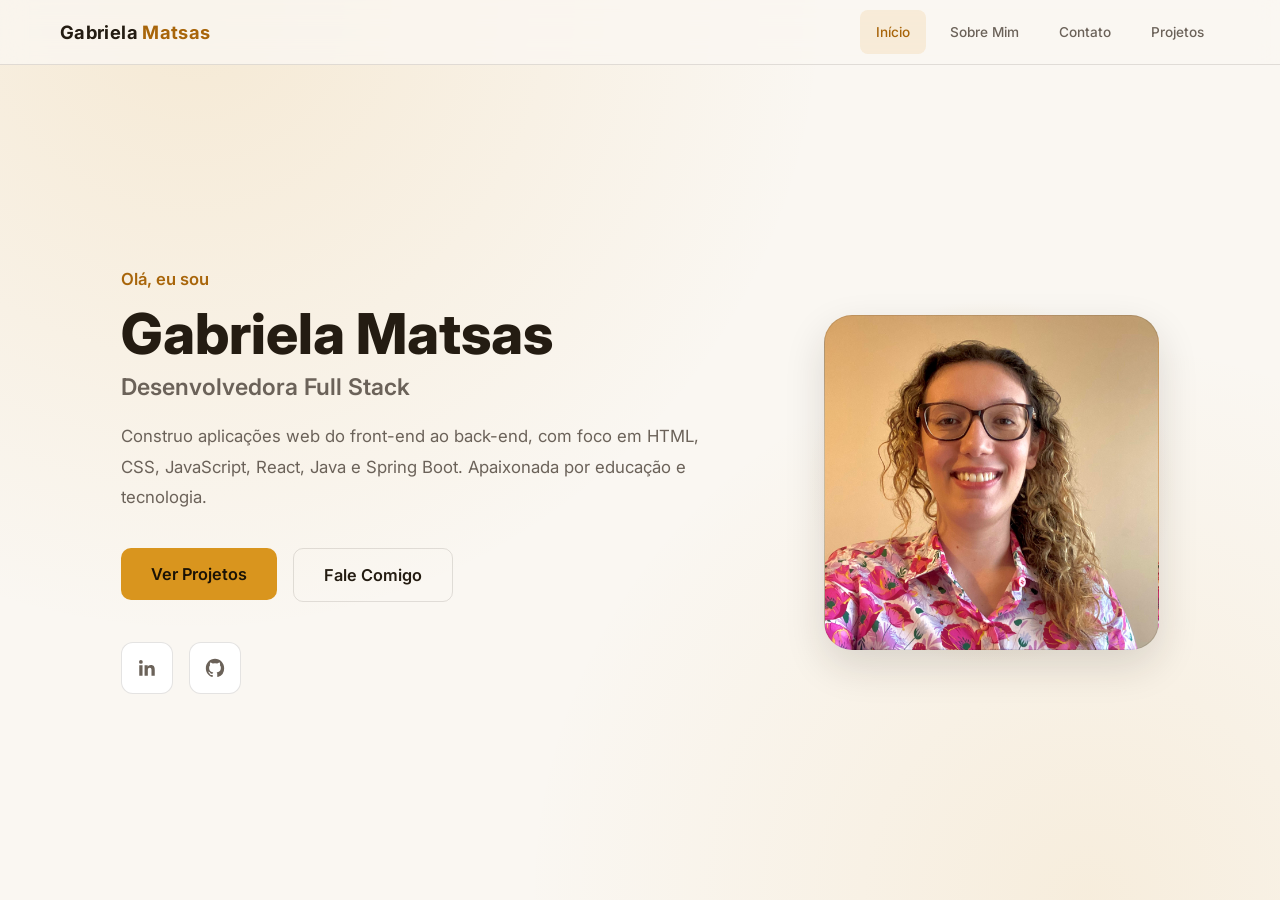
<file: index.html>
<!DOCTYPE html>
<html lang="pt-BR">
<head>
    <meta charset="UTF-8">
    <meta name="viewport" content="width=device-width, initial-scale=1.0">
    <link rel="stylesheet" href="reset.css">
    <link rel="stylesheet" href="styles.css">
    <link rel="icon" href="assets/cup-of-coffee-icon-4.png">
    <title>Gabriela Matsas | Desenvolvedora Full Stack</title>
    <link rel="preconnect" href="https://fonts.googleapis.com">
    <link rel="preconnect" href="https://fonts.gstatic.com" crossorigin>
    <link href="https://fonts.googleapis.com/css2?family=Inter:wght@400;500;600;700;800&display=swap" rel="stylesheet">
</head>
<body>

    <nav>
        <div class="logo">Gabriela <span>Matsas</span></div>
        <ul>
            <li><a href="index.html" class="nav-button active">Início</a></li>
            <li><a href="aboutme.html" class="nav-button">Sobre Mim</a></li>
            <li><a href="contactme.html" class="nav-button">Contato</a></li>
            <li><a href="projects.html" class="nav-button">Projetos</a></li>
        </ul>
    </nav>

    <section class="hero">
        <div class="hero-inner">
            <div class="hero-text">
                <p class="hero-greeting">Olá, eu sou</p>
                <h1>Gabriela Matsas</h1>
                <p class="hero-role">Desenvolvedora Full Stack</p>
                <p class="hero-description">
                    Construo aplicações web do front-end ao back-end, com foco em HTML, CSS, JavaScript, React, Java e Spring Boot. Apaixonada por educação e tecnologia.
                </p>
                <div class="hero-cta">
                    <a href="projects.html" class="btn-primary">Ver Projetos</a>
                    <a href="contactme.html" class="btn-secondary">Fale Comigo</a>
                </div>
                <div class="social-row">
                    <a class="social-icon" href="https://www.linkedin.com/in/gabriela-matsas/" target="_blank" rel="noopener" aria-label="LinkedIn">
                        <svg viewBox="0 0 24 24" fill="currentColor"><path d="M20.45 20.45h-3.56v-5.57c0-1.33-.02-3.04-1.85-3.04-1.85 0-2.14 1.45-2.14 2.94v5.67H9.34V9h3.41v1.56h.05c.48-.9 1.64-1.85 3.38-1.85 3.61 0 4.28 2.38 4.28 5.47v6.27zM5.34 7.43a2.06 2.06 0 1 1 0-4.12 2.06 2.06 0 0 1 0 4.12zM7.12 20.45H3.56V9h3.56v11.45z"/></svg>
                    </a>
                    <a class="social-icon" href="https://github.com/gabriela-matsas?tab=repositories" target="_blank" rel="noopener" aria-label="GitHub">
                        <svg viewBox="0 0 24 24" fill="currentColor"><path d="M12 2C6.48 2 2 6.58 2 12.19c0 4.49 2.87 8.3 6.84 9.65.5.1.68-.22.68-.49 0-.24-.01-.87-.01-1.71-2.78.62-3.37-1.37-3.37-1.37-.45-1.18-1.11-1.49-1.11-1.49-.91-.63.07-.62.07-.62 1 .07 1.53 1.05 1.53 1.05.89 1.56 2.34 1.11 2.91.85.09-.66.35-1.11.63-1.37-2.22-.26-4.56-1.14-4.56-5.06 0-1.12.39-2.03 1.03-2.75-.1-.26-.45-1.31.1-2.72 0 0 .84-.28 2.75 1.05a9.32 9.32 0 0 1 5 0c1.91-1.33 2.75-1.05 2.75-1.05.55 1.41.2 2.46.1 2.72.64.72 1.03 1.63 1.03 2.75 0 3.93-2.34 4.79-4.57 5.05.36.32.68.94.68 1.9 0 1.37-.01 2.47-.01 2.81 0 .27.18.6.69.49A10.02 10.02 0 0 0 22 12.19C22 6.58 17.52 2 12 2z"/></svg>
                    </a>
                </div>
            </div>
            <div class="hero-photo-wrap">
                <div id="foto"></div>
            </div>
        </div>
    </section>

</body>
</html>
</file>
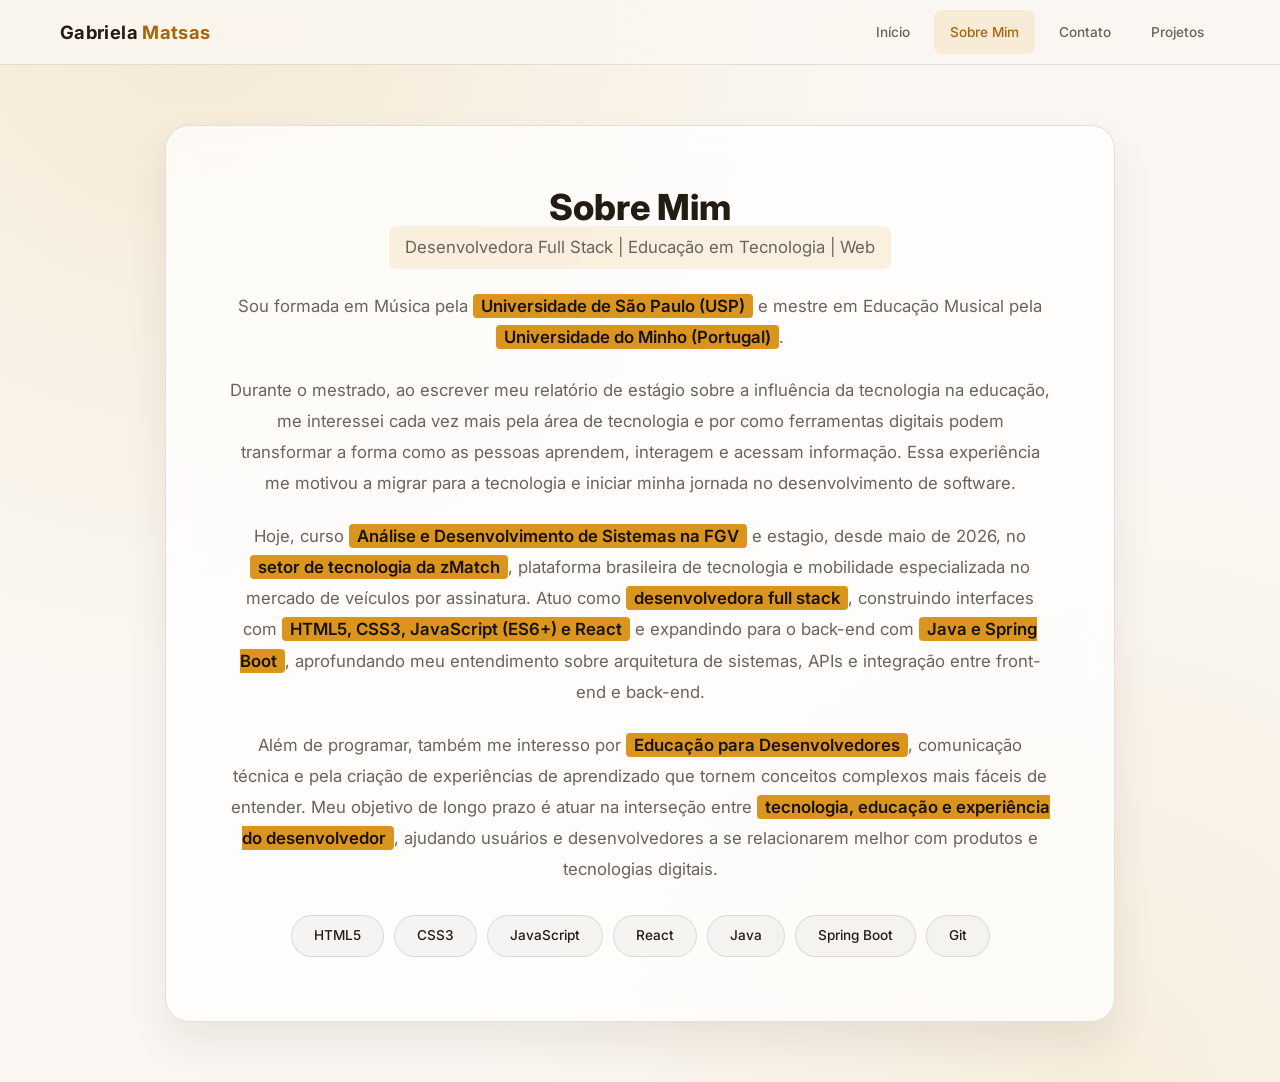
<file: aboutme.html>
<!DOCTYPE html>
<html lang="pt-BR">
<head>
    <meta charset="UTF-8">
    <meta name="viewport" content="width=device-width, initial-scale=1.0">
    <title>Sobre Mim | Gabriela Matsas</title>

    <link rel="stylesheet" href="reset.css">
    <link rel="stylesheet" href="styles.css">
    <link rel="icon" href="assets/cup-of-coffee-icon-4.png">

    <link rel="preconnect" href="https://fonts.googleapis.com">
    <link rel="preconnect" href="https://fonts.gstatic.com" crossorigin>
    <link href="https://fonts.googleapis.com/css2?family=Inter:wght@400;500;600;700;800&display=swap" rel="stylesheet">
</head>
<body>

    <nav>
        <div class="logo">Gabriela <span>Matsas</span></div>
        <ul>
            <li><a href="index.html" class="nav-button">Início</a></li>
            <li><a href="aboutme.html" class="nav-button active">Sobre Mim</a></li>
            <li><a href="contactme.html" class="nav-button">Contato</a></li>
            <li><a href="projects.html" class="nav-button">Projetos</a></li>
        </ul>
    </nav>

    <main>
    <div class="glass-card">
        <h1>Sobre Mim</h1>
        <p class="subtitle">Desenvolvedora Full Stack | Educação em Tecnologia | Web</p>

        <div class="content">
            <p>
                Sou formada em Música pela <strong>Universidade de São Paulo (USP)</strong> e mestre em Educação Musical pela <strong>Universidade do Minho (Portugal)</strong>.
            </p>

            <p>
                Durante o mestrado, ao escrever meu relatório de estágio sobre a influência da tecnologia na educação, me interessei cada vez mais pela área de tecnologia e por como ferramentas digitais podem transformar a forma como as pessoas aprendem, interagem e acessam informação. Essa experiência me motivou a migrar para a tecnologia e iniciar minha jornada no desenvolvimento de software.
            </p>

            <p>
                Hoje, curso <strong>Análise e Desenvolvimento de Sistemas na FGV</strong> e estagio, desde maio de 2026, no <strong>setor de tecnologia da zMatch</strong>, plataforma brasileira de tecnologia e mobilidade especializada no mercado de veículos por assinatura. Atuo como <strong>desenvolvedora full stack</strong>, construindo interfaces com <strong>HTML5, CSS3, JavaScript (ES6+) e React</strong> e expandindo para o back-end com <strong>Java e Spring Boot</strong>, aprofundando meu entendimento sobre arquitetura de sistemas, APIs e integração entre front-end e back-end.
            </p>

            <p>
                Além de programar, também me interesso por <strong>Educação para Desenvolvedores</strong>, comunicação técnica e pela criação de experiências de aprendizado que tornem conceitos complexos mais fáceis de entender. Meu objetivo de longo prazo é atuar na interseção entre <strong>tecnologia, educação e experiência do desenvolvedor</strong>, ajudando usuários e desenvolvedores a se relacionarem melhor com produtos e tecnologias digitais.
            </p>
            </div>

            <div class="tech-tags">
                <span>HTML5</span>
                <span>CSS3</span>
                <span>JavaScript</span>
                <span>React</span>
                <span>Java</span>
                <span>Spring Boot</span>
                <span>Git</span>
            </div>
        </div>
    </main>

</body>
</html>
</file>
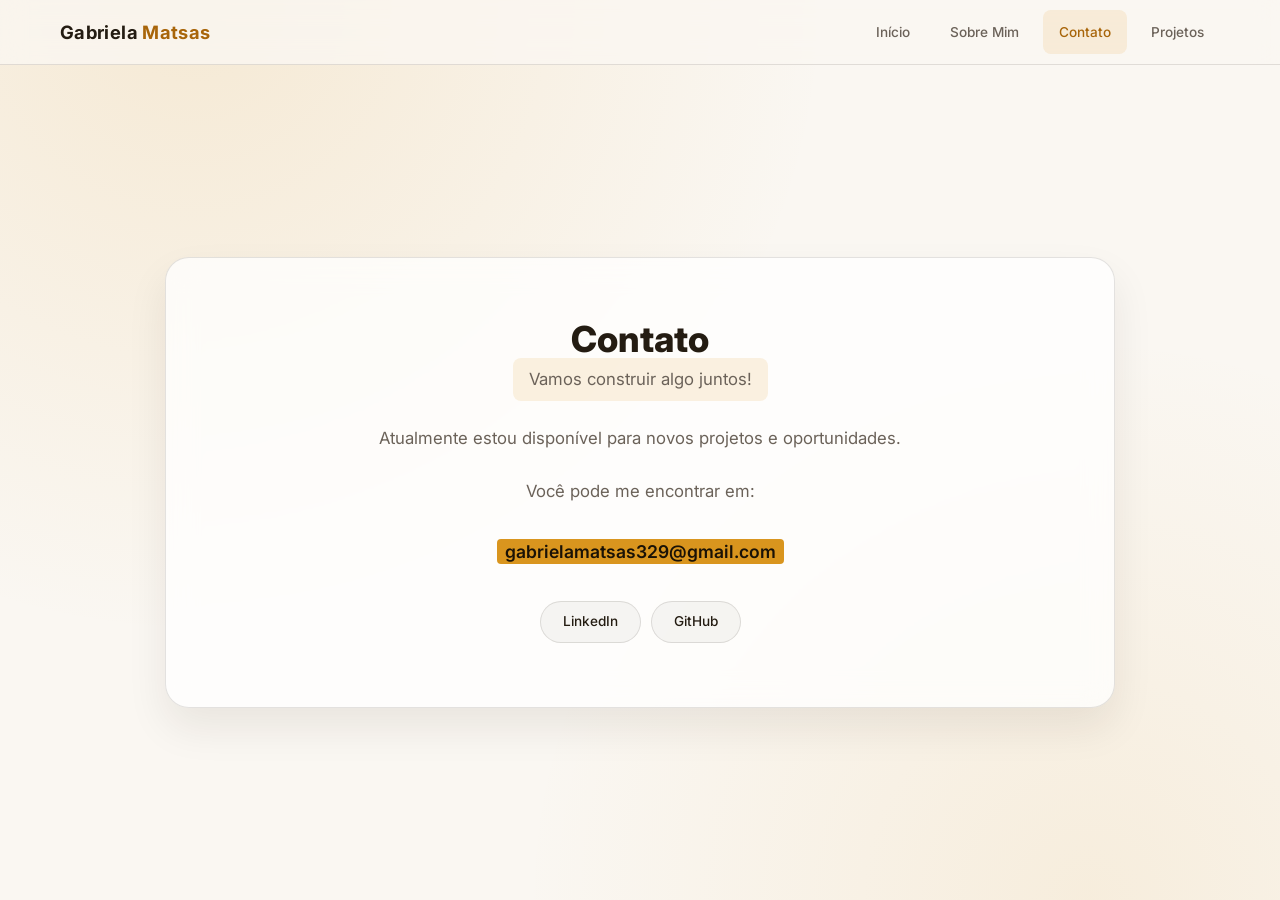
<file: contactme.html>
<!DOCTYPE html>
<html lang="pt-BR">
<head>
    <meta charset="UTF-8">
    <meta name="viewport" content="width=device-width, initial-scale=1.0">
    <title>Contato | Gabriela Matsas</title>
    <link rel="stylesheet" href="reset.css">
    <link rel="stylesheet" href="styles.css">
    <link rel="icon" href="assets/cup-of-coffee-icon-4.png">
    <link rel="preconnect" href="https://fonts.googleapis.com">
    <link rel="preconnect" href="https://fonts.gstatic.com" crossorigin>
    <link href="https://fonts.googleapis.com/css2?family=Inter:wght@400;500;600;700;800&display=swap" rel="stylesheet">
</head>
<body>

 <nav>
        <div class="logo">Gabriela <span>Matsas</span></div>
        <ul>
            <li><a href="index.html" class="nav-button">Início</a></li>
            <li><a href="aboutme.html" class="nav-button">Sobre Mim</a></li>
            <li><a href="contactme.html" class="nav-button active">Contato</a></li>
            <li><a href="projects.html" class="nav-button">Projetos</a></li>
        </ul>
    </nav>

    <main>

        <div class="glass-card">

             <h1>Contato</h1>
            <p class="subtitle">Vamos construir algo juntos!</p>

            <div class="content">
                <p>Atualmente estou disponível para novos projetos e oportunidades.</p>

                <p>Você pode me encontrar em:</p>
                <a href="mailto:gabrielamatsas329@gmail.com" class="contact-email">
                    <strong>gabrielamatsas329@gmail.com</strong>
                </a>
            </div>

            <div class="tech-tags">
                <span onclick="window.open('https://www.linkedin.com/in/gabriela-matsas/', '_blank')" style="cursor:pointer">LinkedIn</span>
                <span onclick="window.open('https://github.com/gabriela-matsas', '_blank')" style="cursor:pointer">GitHub</span>
            </div>
        </div>
    </main>
</body>
</html>
</file>
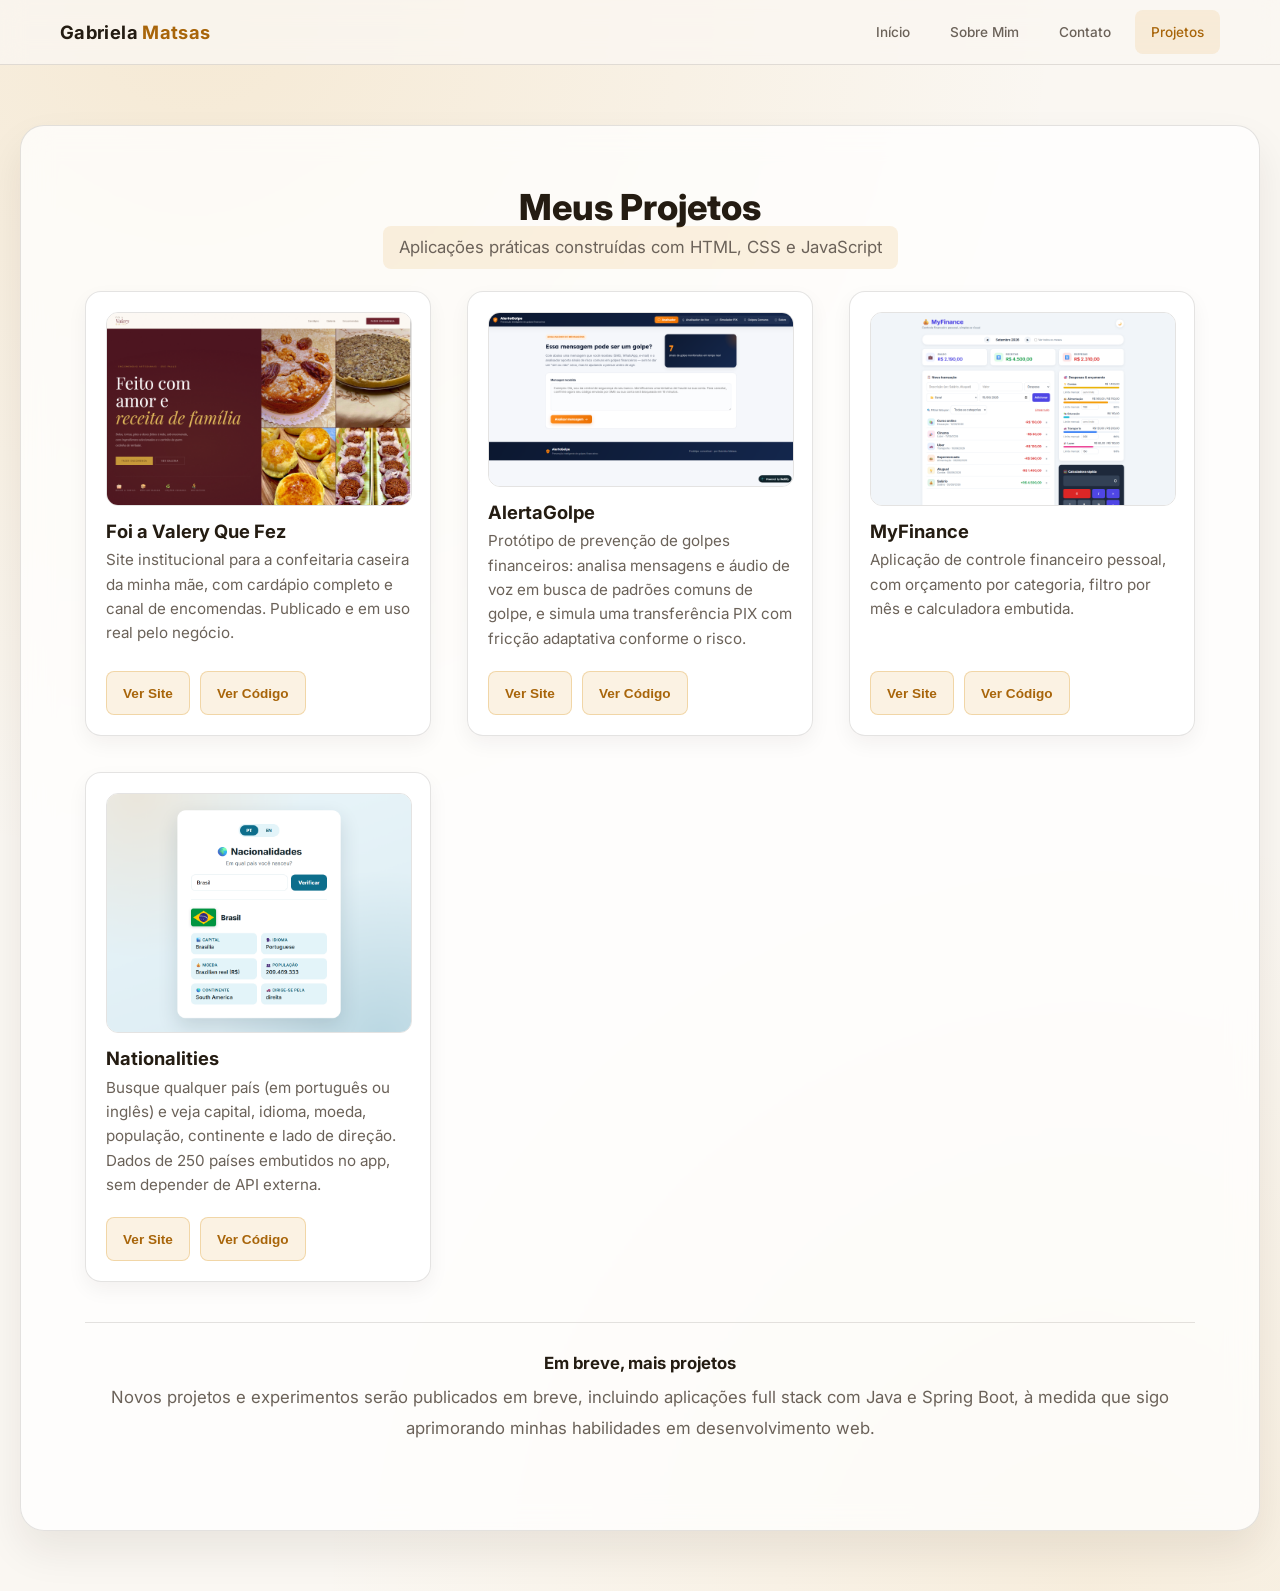
<file: projects.html>
<!DOCTYPE html>
<html lang="pt-BR">
<head>
    <meta charset="UTF-8">
    <meta name="viewport" content="width=device-width, initial-scale=1.0">
    <link rel="stylesheet" href="reset.css">
    <link rel="stylesheet" href="styles.css">
    <link rel="icon" href="assets/cup-of-coffee-icon-4.png">
    <link rel="preconnect" href="https://fonts.googleapis.com">
    <link rel="preconnect" href="https://fonts.gstatic.com" crossorigin>
    <link href="https://fonts.googleapis.com/css2?family=Inter:wght@400;500;600;700;800&display=swap" rel="stylesheet">
    <title>Projetos | Gabriela Matsas</title>
</head>
<body>

<nav>
    <div class="logo">Gabriela <span>Matsas</span></div>
    <ul>
        <li><a href="index.html" class="nav-button">Início</a></li>
        <li><a href="aboutme.html" class="nav-button">Sobre Mim</a></li>
        <li><a href="contactme.html" class="nav-button">Contato</a></li>
        <li><a href="projects.html" class="nav-button active">Projetos</a></li>
    </ul>
</nav>

<main>
    <div class="glass-card wide">
        <h1>Meus Projetos</h1>
        <p class="subtitle">Aplicações práticas construídas com HTML, CSS e JavaScript</p>

        <div class="projects-grid">
            <div class="project-item">
                <div class="project-image">
                    <img src="assets/valeryprtscreen.png" alt="Tela do site Foi a Valery Que Fez">
                </div>
                <h3>Foi a Valery Que Fez</h3>
                <p>Site institucional para a confeitaria caseira da minha mãe, com cardápio completo e canal de encomendas. Publicado e em uso real pelo negócio.</p>
                <div style="display:flex; gap:10px; flex-wrap:wrap;">
                    <button class="nav-button" onclick="window.open('https://foiavaleryquefez.netlify.app/', '_blank')">Ver Site</button>
                    <button class="nav-button" onclick="window.open('https://github.com/gabriela-matsas/foi-a-valery-que-fez', '_blank')">Ver Código</button>
                </div>
            </div>

            <div class="project-item">
                <div class="project-image">
                    <img src="assets/alertagolpeprtscreen.png" alt="Tela do site AlertaGolpe">
                </div>
                <h3>AlertaGolpe</h3>
                <p>Protótipo de prevenção de golpes financeiros: analisa mensagens e áudio de voz em busca de padrões comuns de golpe, e simula uma transferência PIX com fricção adaptativa conforme o risco.</p>
                <div style="display:flex; gap:10px; flex-wrap:wrap;">
                    <button class="nav-button" onclick="window.open('https://alertagolpe.netlify.app/', '_blank')">Ver Site</button>
                    <button class="nav-button" onclick="window.open('https://github.com/gabriela-matsas/alerta-golpe', '_blank')">Ver Código</button>
                </div>
            </div>

            <div class="project-item">
                <div class="project-image">
                    <img src="assets/myfinanceprtscreen.png" alt="Tela do projeto My Finance">
                </div>
                <h3>MyFinance</h3>
                <p>Aplicação de controle financeiro pessoal, com orçamento por categoria, filtro por mês e calculadora embutida.</p>
                <div style="display:flex; gap:10px; flex-wrap:wrap;">
                    <button class="nav-button" onclick="window.open('https://minhasfinancastracker.netlify.app/', '_blank')">Ver Site</button>
                    <button class="nav-button" onclick="window.open('https://github.com/gabriela-matsas/my-finance-tracker', '_blank')">Ver Código</button>
                </div>
            </div>

            <div class="project-item">
                <div class="project-image">
                    <img src="assets/nationalitiesprtscreen.png" alt="Tela do projeto Nationalities">
                </div>
                <h3>Nationalities</h3>
                <p>Busque qualquer país (em português ou inglês) e veja capital, idioma, moeda, população, continente e lado de direção. Dados de 250 países embutidos no app, sem depender de API externa.</p>
                <div style="display:flex; gap:10px; flex-wrap:wrap;">
                    <button class="nav-button" onclick="window.open('https://gabriela-matsas.github.io/nationalities-app/', '_blank')">Ver Site</button>
                    <button class="nav-button" onclick="window.open('https://github.com/gabriela-matsas/nationalities-app', '_blank')">Ver Código</button>
                </div>
            </div>
        </div>

        <div class="projects-note">
            <h3>Em breve, mais projetos</h3>
            <p>Novos projetos e experimentos serão publicados em breve, incluindo aplicações full stack com Java e Spring Boot, à medida que sigo aprimorando minhas habilidades em desenvolvimento web.</p>
        </div>
    </div>
</main>

</body>
</html>
</file>
<file: styles.css>
/* ==========================================
   0. VARIÁVEIS E BASE
   ========================================== */
:root {
    --bg: #faf7f2;
    --accent: #d9951e;
    --accent-hover: #f0b854;
    --accent-dark: #a8650a;
    --accent-tint: rgba(217, 149, 30, 0.12);
    --text: #241c12;
    --text-muted: #6b6259;
    --border: rgba(36, 28, 18, 0.12);
    --card-bg: #ffffff;
}

body {
    min-height: 100vh;
    font-family: "Inter", sans-serif;
    font-weight: 400;
    margin: 0;
    display: flex;
    flex-direction: column;
    color: var(--text);
    background:
        radial-gradient(circle at 15% 0%, rgba(217, 149, 30, 0.14), transparent 45%),
        radial-gradient(circle at 85% 100%, rgba(217, 149, 30, 0.1), transparent 40%),
        var(--bg);
}

a {
    text-decoration: none;
    color: inherit;
}

/* ==========================================
   1. NAVBAR
   ========================================== */
nav {
    position: sticky;
    top: 0;
    display: flex;
    align-items: center;
    justify-content: space-between;
    background: rgba(250, 247, 242, 0.8);
    backdrop-filter: blur(12px);
    -webkit-backdrop-filter: blur(12px);
    border-bottom: 1px solid var(--border);
    height: 64px;
    padding: 0 60px;
    z-index: 100;
}

nav .logo {
    font-weight: 700;
    font-size: 1.15rem;
    color: var(--text);
    letter-spacing: 0.02em;
}

nav .logo span {
    color: var(--accent-dark);
}

nav ul {
    list-style: none;
    margin: 0;
    padding: 0;
    display: flex;
    gap: 8px;
}

.nav-button {
    display: inline-block;
    height: 44px;
    line-height: 44px;
    padding: 0 16px;
    font-size: 0.85rem;
    font-weight: 500;
    color: var(--text-muted);
    border-radius: 8px;
    transition: background 0.2s, color 0.2s;
}

.nav-button:hover {
    background: rgba(36, 28, 18, 0.05);
    color: var(--text);
}

.nav-button.active {
    color: var(--accent-dark);
    background: var(--accent-tint);
}

/* Botão de ação principal (CTA) */
.btn-primary {
    display: inline-flex;
    align-items: center;
    justify-content: center;
    height: 44px;
    padding: 0 24px;
    background: var(--accent);
    color: #1a1206;
    font-weight: 600;
    font-size: 0.95rem;
    border-radius: 10px;
    border: none;
    cursor: pointer;
    transition: background 0.2s, transform 0.2s;
}

.btn-primary:hover {
    background: var(--accent-hover);
    transform: translateY(-1px);
}

.btn-secondary {
    display: inline-flex;
    align-items: center;
    justify-content: center;
    height: 44px;
    padding: 0 24px;
    background: transparent;
    color: var(--text);
    font-weight: 600;
    font-size: 0.95rem;
    border-radius: 10px;
    border: 1px solid var(--border);
    cursor: pointer;
    transition: border-color 0.2s, background 0.2s;
}

.btn-secondary:hover {
    border-color: var(--accent-dark);
    background: var(--accent-tint);
}

/* ==========================================
   2. HOME (HERO)
   ========================================== */
.hero {
    flex: 1;
    display: flex;
    align-items: center;
    justify-content: center;
    padding: 60px 60px;
}

.hero-inner {
    display: flex;
    align-items: center;
    justify-content: center;
    gap: clamp(48px, 8vw, 110px);
    max-width: 1240px;
    width: 100%;
}

.hero-text {
    max-width: 600px;
}

.hero-greeting {
    color: var(--accent-dark);
    font-weight: 600;
    font-size: clamp(1rem, 1.3vw, 1.25rem);
    margin-bottom: 14px;
}

.hero-text h1 {
    font-size: clamp(2.6rem, 4.4vw, 3.75rem);
    font-weight: 800;
    color: var(--text);
    text-align: left;
    margin: 0 0 10px 0;
    line-height: 1.15;
}

.hero-role {
    font-size: clamp(1.2rem, 1.8vw, 1.6rem);
    font-weight: 600;
    color: var(--text-muted);
    margin-bottom: 22px;
}

.hero-description {
    color: var(--text-muted);
    font-size: clamp(1.05rem, 1.2vw, 1.25rem);
    line-height: 1.8;
    margin-bottom: 36px;
}

.hero-cta {
    display: flex;
    gap: 16px;
    margin-bottom: 40px;
}

.hero-cta .btn-primary,
.hero-cta .btn-secondary {
    height: 52px;
    padding: 0 30px;
    font-size: 1.02rem;
}

.social-row {
    display: flex;
    gap: 16px;
}

.social-icon {
    display: flex;
    align-items: center;
    justify-content: center;
    width: 50px;
    height: 50px;
    border-radius: 12px;
    background: var(--card-bg);
    border: 1px solid var(--border);
    color: var(--text-muted);
    cursor: pointer;
    transition: color 0.2s, border-color 0.2s, transform 0.2s;
}

.social-icon svg {
    width: 22px;
    height: 22px;
}

.social-icon:hover {
    color: var(--accent-dark);
    border-color: var(--accent-dark);
    transform: translateY(-2px);
}

.hero-photo-wrap {
    position: relative;
    flex-shrink: 0;
}

.hero-photo-wrap::before {
    content: "";
    position: absolute;
    inset: -18px;
    border-radius: 50%;
    background: radial-gradient(circle, rgba(217, 149, 30, 0.28), transparent 70%);
    z-index: 0;
}

#foto {
    position: relative;
    background-image: url('assets/profile.jpg');
    height: clamp(260px, 26vw, 400px);
    width: clamp(260px, 26vw, 400px);
    background-size: cover;
    background-position: center;
    border-radius: 28px;
    border: 1px solid var(--border);
    z-index: 1;
    box-shadow: 0 16px 40px rgba(36, 28, 18, 0.14);
}

/* ==========================================
   3. CONTEÚDO INTERNO (CARD)
   ========================================== */
main {
    flex: 1;
    display: flex;
    justify-content: center;
    align-items: center;
    padding: 60px 20px;
}

.glass-card {
    background: rgba(255, 255, 255, 0.75);
    backdrop-filter: blur(15px);
    -webkit-backdrop-filter: blur(15px);
    border: 1px solid var(--border);
    border-radius: 24px;
    padding: clamp(40px, 5vw, 72px);
    max-width: 820px;
    width: 100%;
    box-shadow: 0 20px 40px rgba(36, 28, 18, 0.08);
    text-align: center;
}

.glass-card.wide {
    max-width: 1140px;
}

.glass-card h1 {
    margin-top: 0;
    font-weight: 800;
    font-size: clamp(2rem, 2.8vw, 2.6rem);
    color: var(--text);
    text-align: center;
}

.subtitle {
    color: var(--accent-dark);
    background: var(--accent-tint);
    display: inline-block;
    padding: 6px 16px;
    border-radius: 8px;
    font-size: clamp(0.9rem, 1vw, 1.05rem);
    font-weight: 500;
    margin-bottom: 32px;
}

.glass-card p {
    color: var(--text-muted);
    font-size: clamp(1.05rem, 1.15vw, 1.2rem);
    line-height: 1.85;
    margin-bottom: 22px;
    font-weight: 400;
}

.glass-card strong {
    color: #1a1206;
    background: var(--accent);
    padding: 2px 8px;
    border-radius: 4px;
    font-weight: 600;
}

/* TAGS DE LINGUAGENS */
.tech-tags {
    margin-top: 30px;
    display: flex;
    justify-content: center;
    gap: 10px;
    flex-wrap: wrap;
}

.tech-tags span {
    display: inline-flex;
    align-items: center;
    background: rgba(36, 28, 18, 0.04);
    color: var(--text);
    padding: 13px 22px;
    border-radius: 50px;
    font-size: clamp(0.85rem, 0.95vw, 1rem);
    font-weight: 500;
    border: 1px solid var(--border);
    transition: border-color 0.2s, color 0.2s;
}

.tech-tags span:hover {
    border-color: var(--accent-dark);
    color: var(--accent-dark);
}

/* ==========================================
   4. PROJETOS
   ========================================== */
.projects-grid {
    display: grid;
    grid-template-columns: repeat(auto-fit, minmax(300px, 1fr));
    gap: 36px;
    text-align: left;
}

.project-item {
    background: var(--card-bg);
    border: 1px solid var(--border);
    border-radius: 16px;
    padding: 20px;
    display: flex;
    flex-direction: column;
    box-shadow: 0 8px 20px rgba(36, 28, 18, 0.05);
}

.project-image {
    width: 100%;
    max-height: 400px;
    overflow: hidden;
    border-radius: 12px;
    margin-bottom: 16px;
    border: 1px solid var(--border);
}

.project-image img {
    width: 100%;
    height: 100%;
    object-fit: cover;
    object-position: top;
    transition: transform 0.4s;
}

.project-item:hover .project-image img {
    transform: scale(1.05);
}

.project-item h3 {
    font-weight: 700;
    font-size: 1.15rem;
    color: var(--text);
    margin-bottom: 8px;
}

.project-item p {
    color: var(--text-muted);
    font-size: 0.95rem;
    line-height: 1.6;
    margin-bottom: 20px;
    flex: 1;
}

.project-item .nav-button {
    align-self: flex-start;
    background: var(--accent-tint);
    color: var(--accent-dark);
    font-weight: 600;
    border: 1px solid rgba(217, 149, 30, 0.3);
}

.project-item .nav-button:hover {
    background: var(--accent);
    color: #1a1206;
}

.projects-note {
    margin-top: 40px;
    padding-top: 32px;
    border-top: 1px solid var(--border);
    text-align: center;
}

.projects-note h3 {
    color: var(--text);
    font-weight: 700;
    font-size: 1.05rem;
    margin-bottom: 10px;
}

.projects-note p {
    color: var(--text-muted);
}

/* ==========================================
   5. CONTATO
   ========================================== */
.contact-email {
    display: inline-block;
    margin-top: 4px;
    padding: 10px 6px;
    color: var(--accent-dark);
    font-size: 1.1rem;
    transition: color 0.2s;
}

.contact-email:hover {
    color: var(--text);
}

/* ==========================================
   6. RESPONSIVO
   ========================================== */
@media (max-width: 720px) {
    nav {
        flex-direction: column;
        align-items: flex-start;
        height: auto;
        padding: 16px 20px;
        gap: 12px;
    }

    nav .logo {
        font-size: 1rem;
    }

    nav ul {
        gap: 4px;
        flex-wrap: wrap;
        width: 100%;
    }

    .nav-button {
        padding: 0 10px;
        font-size: 0.78rem;
    }

    .hero {
        padding: 40px 24px;
    }

    .hero-inner {
        flex-direction: column-reverse;
        gap: 36px;
        text-align: center;
    }

    .hero-text {
        max-width: 100%;
    }

    .hero-text h1 {
        text-align: center;
        font-size: 2rem;
    }

    .hero-cta,
    .social-row {
        justify-content: center;
    }

    .glass-card {
        padding: 32px 24px;
    }
}
</file>
